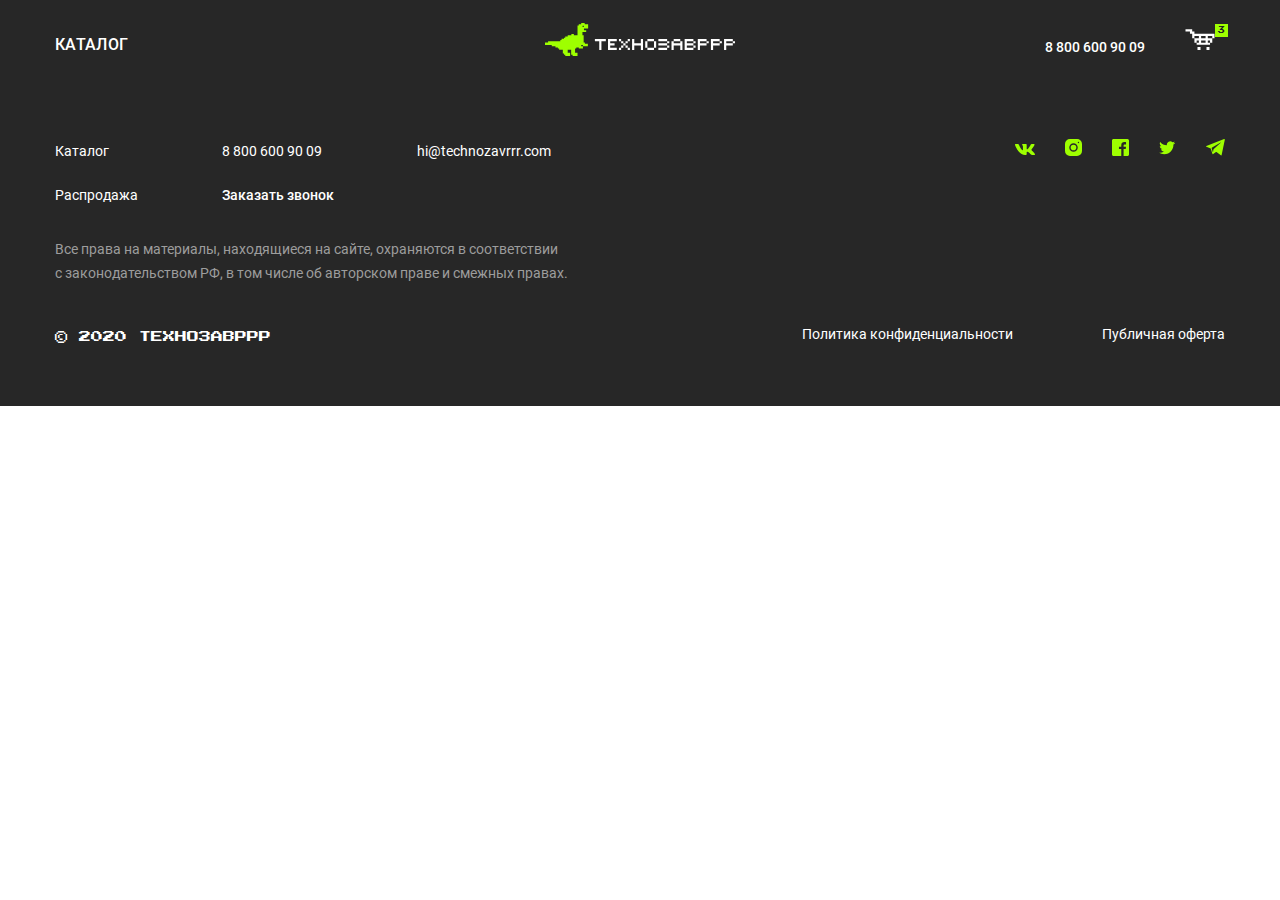
<file: cart-2.html>
<!DOCTYPE html>
<html lang="ru">
<head>
  <meta charset="UTF-8">
  <meta name="viewport" content="width=device-width">
  <meta http-equiv="X-UA-Compatible" content="ie=edge">
  <link href="css/style.min.css" rel="stylesheet">
  <title>Корзина</title>
</head>
<body>
  <div style="display: none">
    <svg xmlns="http://www.w3.org/2000/svg" xmlns:xlink="http://www.w3.org/1999/xlink"><symbol id="icon-arrow-left" viewBox="0 0 8 14"><path d="M6 12H4v-2h2v2zm-2-2H2V8h2v2zM2 8H0V6h2v2zm2-2H2V4h2v2zm2-2H4V2h2v2zm2-2H6V0h2v2zm0 12H6v-2h2v2z"></path></symbol><symbol id="icon-arrow-right" viewBox="0 0 8 14"><path d="M2 2h2v2H2V2zm2 2h2v2H4V4zm2 2h2v2H6V6zM4 8h2v2H4V8zm-2 2h2v2H2v-2zm-2 2h2v2H0v-2zM0 0h2v2H0V0z"></path></symbol><symbol id="icon-arrow" viewBox="0 0 10 6"><path d="M1 1l4 4 4-4" stroke="#000" stroke-linecap="round"></path></symbol><symbol id="icon-cart" viewBox="0 0 29 21"><path d="M12 18v3h3v-3h-3zm9 0v3h3v-3h-3zM8.923 4.712V2.48h-2.23V.25H0v2.23h4.462v2.232h2.23v4.461h2.231v-2.23h4.462v2.23H8.923v4.462h2.23v-2.231h2.232v2.23h-2.231v2.231h13.384v-2.23h-2.23v-2.231h2.23v2.23h2.231v-4.46h-4.461V6.941h4.461v2.231H29v-4.46H8.923zm11.154 8.923h-4.462v-2.231h4.462v2.23zm0-4.462h-4.462v-2.23h4.462v2.23z"></path></symbol><symbol id="icon-close" viewBox="0 0 18 18"><path d="M17 1L1 17m16 0L1 1" stroke="#9D9D9D" stroke-width=".8"></path></symbol><symbol id="icon-facebook" viewBox="0 0 17 17"><path d="M15.454 0H1.545C.692 0 0 .692 0 1.545v13.91C0 16.308.692 17 1.545 17h7.728v-6.954H6.955V7.727h2.318V6.482c0-2.356 1.148-3.391 3.107-3.391.938 0 1.434.07 1.669.101V5.41h-1.336c-.831 0-1.122.439-1.122 1.328v.99h2.437l-.33 2.319H11.59V17h3.864c.853 0 1.545-.692 1.545-1.546V1.545A1.544 1.544 0 0015.454 0z"></path></symbol><symbol id="icon-insta" viewBox="0 0 17 17"><path d="M4.957 0A4.964 4.964 0 000 4.96v7.083A4.964 4.964 0 004.96 17h7.083A4.964 4.964 0 0017 12.04V4.957A4.964 4.964 0 0012.04 0H4.957zm8.501 2.833a.709.709 0 110 1.418.709.709 0 010-1.418zM8.5 4.25a4.254 4.254 0 014.25 4.25 4.254 4.254 0 01-4.25 4.25A4.254 4.254 0 014.25 8.5 4.254 4.254 0 018.5 4.25zm0 1.417a2.833 2.833 0 100 5.666 2.833 2.833 0 000-5.666z"></path></symbol><symbol id="icon-minus" viewBox="0 0 9 3"><path d="M8.287 2.574H.7V.765h7.587v1.809z"></path></symbol><symbol id="icon-plus" viewBox="0 0 12 12"><path d="M6.524 11.086h-1.43v-4.51H.54V5.102h4.554V.57h1.43v4.532h4.554v1.474H6.524v4.51z"></path></symbol><symbol id="icon-search" viewBox="0 0 20 20"><path clip-rule="evenodd" d="M13.224 3.097A7.16 7.16 0 113.097 13.224 7.16 7.16 0 0113.224 3.097zm.728 10.813a8.16 8.16 0 10-.042.042l-.7.7 5.049 5.05a1.02 1.02 0 101.442-1.443l-5.049-5.05-.7.7z"></path></symbol><symbol id="icon-telegram" viewBox="0 0 19 17"><path d="M.393 7.855l4.324 1.614 1.674 5.383a.509.509 0 00.809.243l2.41-1.965a.72.72 0 01.877-.024l4.348 3.156a.51.51 0 00.798-.308L18.818.634a.51.51 0 00-.682-.58L.388 6.902a.51.51 0 00.005.954zm5.729.755l8.451-5.206c.152-.093.308.112.178.233l-6.975 6.484a1.446 1.446 0 00-.448.865l-.238 1.76c-.031.236-.362.26-.426.032L5.75 9.567a.851.851 0 01.372-.957z"></path></symbol><symbol id="icon-twitter" viewBox="0 0 18 15"><path d="M17.062 2.007a7.009 7.009 0 01-2.01.55A3.51 3.51 0 0016.59.62a6.989 6.989 0 01-2.222.85 3.5 3.5 0 00-5.965 3.194 9.94 9.94 0 01-7.215-3.659c-.3.519-.473 1.12-.473 1.76a3.5 3.5 0 001.557 2.914 3.492 3.492 0 01-1.586-.438v.045a3.502 3.502 0 002.808 3.432 3.526 3.526 0 01-1.58.06 3.502 3.502 0 003.27 2.43A7.025 7.025 0 010 12.659a9.9 9.9 0 005.365 1.574c6.44 0 9.96-5.334 9.96-9.96 0-.15-.004-.302-.01-.452a7.116 7.116 0 001.745-1.81l.002-.003z"></path></symbol><symbol id="icon-vk" viewBox="0 0 20 11"><path clip-rule="evenodd" d="M19.541.745c.14-.43 0-.745-.662-.745h-2.188c-.556 0-.812.273-.951.573 0 0-1.113 2.512-2.69 4.143-.51.473-.741.623-1.02.623-.138 0-.347-.15-.347-.58V.745c0-.515-.154-.745-.618-.745H7.627c-.348 0-.557.24-.557.466 0 .488.788.6.87 1.975v2.984c0 .654-.128.773-.406.773-.742 0-2.546-2.523-3.617-5.41C3.707.227 3.497 0 2.938 0H.75C.125 0 0 .273 0 .573c0 .537.742 3.199 3.454 6.72C5.262 9.696 7.809 11 10.127 11c1.391 0 1.563-.29 1.563-.788V8.395c0-.58.132-.695.572-.695.325 0 .881.15 2.18 1.31 1.483 1.374 1.727 1.99 2.562 1.99h2.188c.625 0 .938-.29.757-.86-.197-.57-.905-1.396-1.845-2.375-.51-.558-1.275-1.16-1.507-1.46-.324-.387-.232-.558 0-.902 0 0 2.666-3.477 2.944-4.658z"></path></symbol></svg>
  </div>
  
  <header class="header">
    <div class="header__wrapper container">
      <span class="header__info">Каталог</span>

      <a class="header__logo" href="#">
        <img src="img/svg/logo-tech.svg" alt="Логотип интернет магазина Технозавррр" width="190" height="33">
      </a>

      <a class="header__tel" href="tel:8 800 600 90 09">
        8 800 600 90 09
      </a>

      <a class="header__cart" href="#" aria-label="Корзина с товарами">
        <svg width="30" height="21" fill="currentColor">
          <use xlink:href="#icon-cart"></use>
        </svg>
        <span class="header__count" aria-label="Количество товаров">3</span>
      </a>  
    </div>
  </header>



  <footer class="footer">
    <div class="footer__wrapper container">
      <ul class="footer__links">
        <li>
          <a class="footer__link" href="#">
            Каталог
          </a>
        </li>
        <li>
          <a class="footer__link" href="tel:88006009009">
            8 800 600 90 09
          </a>
        </li>
        <li>
          <a class="footer__link" href="mailto:hi@technozavrrr.com">
            hi@technozavrrr.com
          </a>
        </li>
        <li>
          <a class="footer__link" href="#">
            Распродажа
          </a>
        </li>
        <li>
          <a class="footer__link footer__link--medium" href="#">
            Заказать звонок
          </a>
        </li>
      </ul>

      <ul class="footer__social social">
        <li class="social__item">
          <a class="social__link" href="#" aria-label="Вконтакте">
            <svg width="20" height="11" fill="currentColor">
              <use xlink:href="#icon-vk"></use>
            </svg>
          </a>
        </li>
        <li class="social__item">
          <a class="social__link" href="#" aria-label="Инстаграм">
            <svg width="17" height="17" fill="currentColor">
              <use xlink:href="#icon-insta"></use>
            </svg>
          </a>
        </li>
        <li class="social__item">
          <a class="social__link" href="#" aria-label="Facebook">
            <svg width="17" height="17" fill="currentColor">
              <use xlink:href="#icon-facebook"></use>
            </svg>
          </a>
        </li>
        <li class="social__item">
          <a class="social__link" href="#" aria-label="Twitter">
            <svg width="17" height="14" fill="currentColor">
              <use xlink:href="#icon-twitter"></use>
            </svg>
          </a>
        </li>
        <li class="social__item">
          <a class="social__link" href="#" aria-label="Telegram">
            <svg width="19" height="17" fill="currentColor">
              <use xlink:href="#icon-telegram"></use>
            </svg>
          </a>
        </li>
      </ul>

      <p class="footer__desc">
        Все права на&nbsp;материалы, находящиеся на&nbsp;сайте, охраняются в&nbsp;соответствии с&nbsp;законодательством&nbsp;РФ, 
        в&nbsp;том числе об&nbsp;авторском праве и&nbsp;смежных правах.
      </p>
      
      <ul class="footer__data">
        <li>
          <a class="footer__link" href="#" target="_blank" rel="noopener" type="application/pdf">
            Политика конфиденциальности
          </a>
        </li>
        <li>
          <a class="footer__link" href="#" target="_blank" rel="noopener" type="application/pdf">
            Публичная оферта
          </a>
        </li>
      </ul>

      <span class="footer__copyright">
        © 2020 Технозавррр
      </span>
    </div>
  </footer>
</body>
</html>
</file>
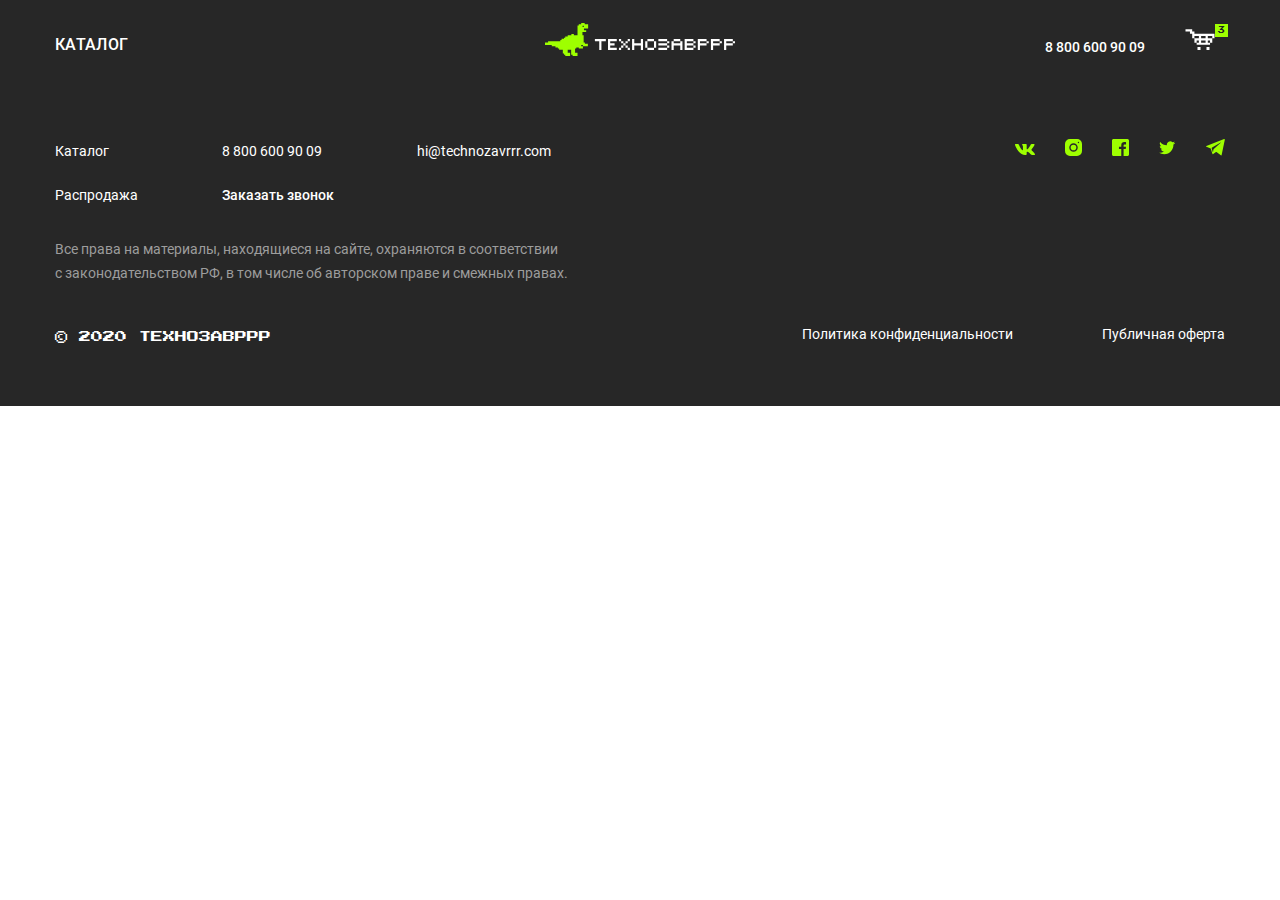
<file: cart.html>
<!DOCTYPE html>
<html lang="ru">
<head>
  <meta charset="UTF-8">
  <meta name="viewport" content="width=device-width">
  <meta http-equiv="X-UA-Compatible" content="ie=edge">
  <link href="css/style.min.css" rel="stylesheet">
  <title>Корзина</title>
</head>
<body>
  <div style="display: none">
    <svg xmlns="http://www.w3.org/2000/svg" xmlns:xlink="http://www.w3.org/1999/xlink"><symbol id="icon-arrow-left" viewBox="0 0 8 14"><path d="M6 12H4v-2h2v2zm-2-2H2V8h2v2zM2 8H0V6h2v2zm2-2H2V4h2v2zm2-2H4V2h2v2zm2-2H6V0h2v2zm0 12H6v-2h2v2z"></path></symbol><symbol id="icon-arrow-right" viewBox="0 0 8 14"><path d="M2 2h2v2H2V2zm2 2h2v2H4V4zm2 2h2v2H6V6zM4 8h2v2H4V8zm-2 2h2v2H2v-2zm-2 2h2v2H0v-2zM0 0h2v2H0V0z"></path></symbol><symbol id="icon-arrow" viewBox="0 0 10 6"><path d="M1 1l4 4 4-4" stroke="#000" stroke-linecap="round"></path></symbol><symbol id="icon-cart" viewBox="0 0 29 21"><path d="M12 18v3h3v-3h-3zm9 0v3h3v-3h-3zM8.923 4.712V2.48h-2.23V.25H0v2.23h4.462v2.232h2.23v4.461h2.231v-2.23h4.462v2.23H8.923v4.462h2.23v-2.231h2.232v2.23h-2.231v2.231h13.384v-2.23h-2.23v-2.231h2.23v2.23h2.231v-4.46h-4.461V6.941h4.461v2.231H29v-4.46H8.923zm11.154 8.923h-4.462v-2.231h4.462v2.23zm0-4.462h-4.462v-2.23h4.462v2.23z"></path></symbol><symbol id="icon-close" viewBox="0 0 18 18"><path d="M17 1L1 17m16 0L1 1" stroke="#9D9D9D" stroke-width=".8"></path></symbol><symbol id="icon-facebook" viewBox="0 0 17 17"><path d="M15.454 0H1.545C.692 0 0 .692 0 1.545v13.91C0 16.308.692 17 1.545 17h7.728v-6.954H6.955V7.727h2.318V6.482c0-2.356 1.148-3.391 3.107-3.391.938 0 1.434.07 1.669.101V5.41h-1.336c-.831 0-1.122.439-1.122 1.328v.99h2.437l-.33 2.319H11.59V17h3.864c.853 0 1.545-.692 1.545-1.546V1.545A1.544 1.544 0 0015.454 0z"></path></symbol><symbol id="icon-insta" viewBox="0 0 17 17"><path d="M4.957 0A4.964 4.964 0 000 4.96v7.083A4.964 4.964 0 004.96 17h7.083A4.964 4.964 0 0017 12.04V4.957A4.964 4.964 0 0012.04 0H4.957zm8.501 2.833a.709.709 0 110 1.418.709.709 0 010-1.418zM8.5 4.25a4.254 4.254 0 014.25 4.25 4.254 4.254 0 01-4.25 4.25A4.254 4.254 0 014.25 8.5 4.254 4.254 0 018.5 4.25zm0 1.417a2.833 2.833 0 100 5.666 2.833 2.833 0 000-5.666z"></path></symbol><symbol id="icon-minus" viewBox="0 0 9 3"><path d="M8.287 2.574H.7V.765h7.587v1.809z"></path></symbol><symbol id="icon-plus" viewBox="0 0 12 12"><path d="M6.524 11.086h-1.43v-4.51H.54V5.102h4.554V.57h1.43v4.532h4.554v1.474H6.524v4.51z"></path></symbol><symbol id="icon-search" viewBox="0 0 20 20"><path clip-rule="evenodd" d="M13.224 3.097A7.16 7.16 0 113.097 13.224 7.16 7.16 0 0113.224 3.097zm.728 10.813a8.16 8.16 0 10-.042.042l-.7.7 5.049 5.05a1.02 1.02 0 101.442-1.443l-5.049-5.05-.7.7z"></path></symbol><symbol id="icon-telegram" viewBox="0 0 19 17"><path d="M.393 7.855l4.324 1.614 1.674 5.383a.509.509 0 00.809.243l2.41-1.965a.72.72 0 01.877-.024l4.348 3.156a.51.51 0 00.798-.308L18.818.634a.51.51 0 00-.682-.58L.388 6.902a.51.51 0 00.005.954zm5.729.755l8.451-5.206c.152-.093.308.112.178.233l-6.975 6.484a1.446 1.446 0 00-.448.865l-.238 1.76c-.031.236-.362.26-.426.032L5.75 9.567a.851.851 0 01.372-.957z"></path></symbol><symbol id="icon-twitter" viewBox="0 0 18 15"><path d="M17.062 2.007a7.009 7.009 0 01-2.01.55A3.51 3.51 0 0016.59.62a6.989 6.989 0 01-2.222.85 3.5 3.5 0 00-5.965 3.194 9.94 9.94 0 01-7.215-3.659c-.3.519-.473 1.12-.473 1.76a3.5 3.5 0 001.557 2.914 3.492 3.492 0 01-1.586-.438v.045a3.502 3.502 0 002.808 3.432 3.526 3.526 0 01-1.58.06 3.502 3.502 0 003.27 2.43A7.025 7.025 0 010 12.659a9.9 9.9 0 005.365 1.574c6.44 0 9.96-5.334 9.96-9.96 0-.15-.004-.302-.01-.452a7.116 7.116 0 001.745-1.81l.002-.003z"></path></symbol><symbol id="icon-vk" viewBox="0 0 20 11"><path clip-rule="evenodd" d="M19.541.745c.14-.43 0-.745-.662-.745h-2.188c-.556 0-.812.273-.951.573 0 0-1.113 2.512-2.69 4.143-.51.473-.741.623-1.02.623-.138 0-.347-.15-.347-.58V.745c0-.515-.154-.745-.618-.745H7.627c-.348 0-.557.24-.557.466 0 .488.788.6.87 1.975v2.984c0 .654-.128.773-.406.773-.742 0-2.546-2.523-3.617-5.41C3.707.227 3.497 0 2.938 0H.75C.125 0 0 .273 0 .573c0 .537.742 3.199 3.454 6.72C5.262 9.696 7.809 11 10.127 11c1.391 0 1.563-.29 1.563-.788V8.395c0-.58.132-.695.572-.695.325 0 .881.15 2.18 1.31 1.483 1.374 1.727 1.99 2.562 1.99h2.188c.625 0 .938-.29.757-.86-.197-.57-.905-1.396-1.845-2.375-.51-.558-1.275-1.16-1.507-1.46-.324-.387-.232-.558 0-.902 0 0 2.666-3.477 2.944-4.658z"></path></symbol></svg>
  </div>
  
  <header class="header">
    <div class="header__wrapper container">
      <span class="header__info">Каталог</span>

      <a class="header__logo" href="#">
        <img src="img/svg/logo-tech.svg" alt="Логотип интернет магазина Технозавррр" width="190" height="33">
      </a>

      <a class="header__tel" href="tel:8 800 600 90 09">
        8 800 600 90 09
      </a>

      <a class="header__cart" href="#" aria-label="Корзина с товарами">
        <svg width="30" height="21" fill="currentColor">
          <use xlink:href="#icon-cart"></use>
        </svg>
        <span class="header__count" aria-label="Количество товаров">3</span>
      </a>  
    </div>
  </header>

  <footer class="footer">
    <div class="footer__wrapper container">
      <ul class="footer__links">
        <li>
          <a class="footer__link" href="#">
            Каталог
          </a>
        </li>
        <li>
          <a class="footer__link" href="tel:88006009009">
            8 800 600 90 09
          </a>
        </li>
        <li>
          <a class="footer__link" href="mailto:hi@technozavrrr.com">
            hi@technozavrrr.com
          </a>
        </li>
        <li>
          <a class="footer__link" href="#">
            Распродажа
          </a>
        </li>
        <li>
          <a class="footer__link footer__link--medium" href="#">
            Заказать звонок
          </a>
        </li>
      </ul>

      <ul class="footer__social social">
        <li class="social__item">
          <a class="social__link" href="#" aria-label="Вконтакте">
            <svg width="20" height="11" fill="currentColor">
              <use xlink:href="#icon-vk"></use>
            </svg>
          </a>
        </li>
        <li class="social__item">
          <a class="social__link" href="#" aria-label="Инстаграм">
            <svg width="17" height="17" fill="currentColor">
              <use xlink:href="#icon-insta"></use>
            </svg>
          </a>
        </li>
        <li class="social__item">
          <a class="social__link" href="#" aria-label="Facebook">
            <svg width="17" height="17" fill="currentColor">
              <use xlink:href="#icon-facebook"></use>
            </svg>
          </a>
        </li>
        <li class="social__item">
          <a class="social__link" href="#" aria-label="Twitter">
            <svg width="17" height="14" fill="currentColor">
              <use xlink:href="#icon-twitter"></use>
            </svg>
          </a>
        </li>
        <li class="social__item">
          <a class="social__link" href="#" aria-label="Telegram">
            <svg width="19" height="17" fill="currentColor">
              <use xlink:href="#icon-telegram"></use>
            </svg>
          </a>
        </li>
      </ul>

      <p class="footer__desc">
        Все права на&nbsp;материалы, находящиеся на&nbsp;сайте, охраняются в&nbsp;соответствии  с&nbsp;законодательством&nbsp;РФ, 
        в&nbsp;том числе об&nbsp;авторском праве и&nbsp;смежных правах.
      </p>
      
      <ul class="footer__data">
        <li>
          <a class="footer__link" href="#" target="_blank" rel="noopener" type="application/pdf">
            Политика конфиденциальности
          </a>
        </li>
        <li>
          <a class="footer__link" href="#" target="_blank" rel="noopener" type="application/pdf">
            Публичная оферта
          </a>
        </li>
      </ul>

      <span class="footer__copyright">
        © 2020 Технозавррр
      </span>
    </div>
  </footer>
</body>
</html>
</file>
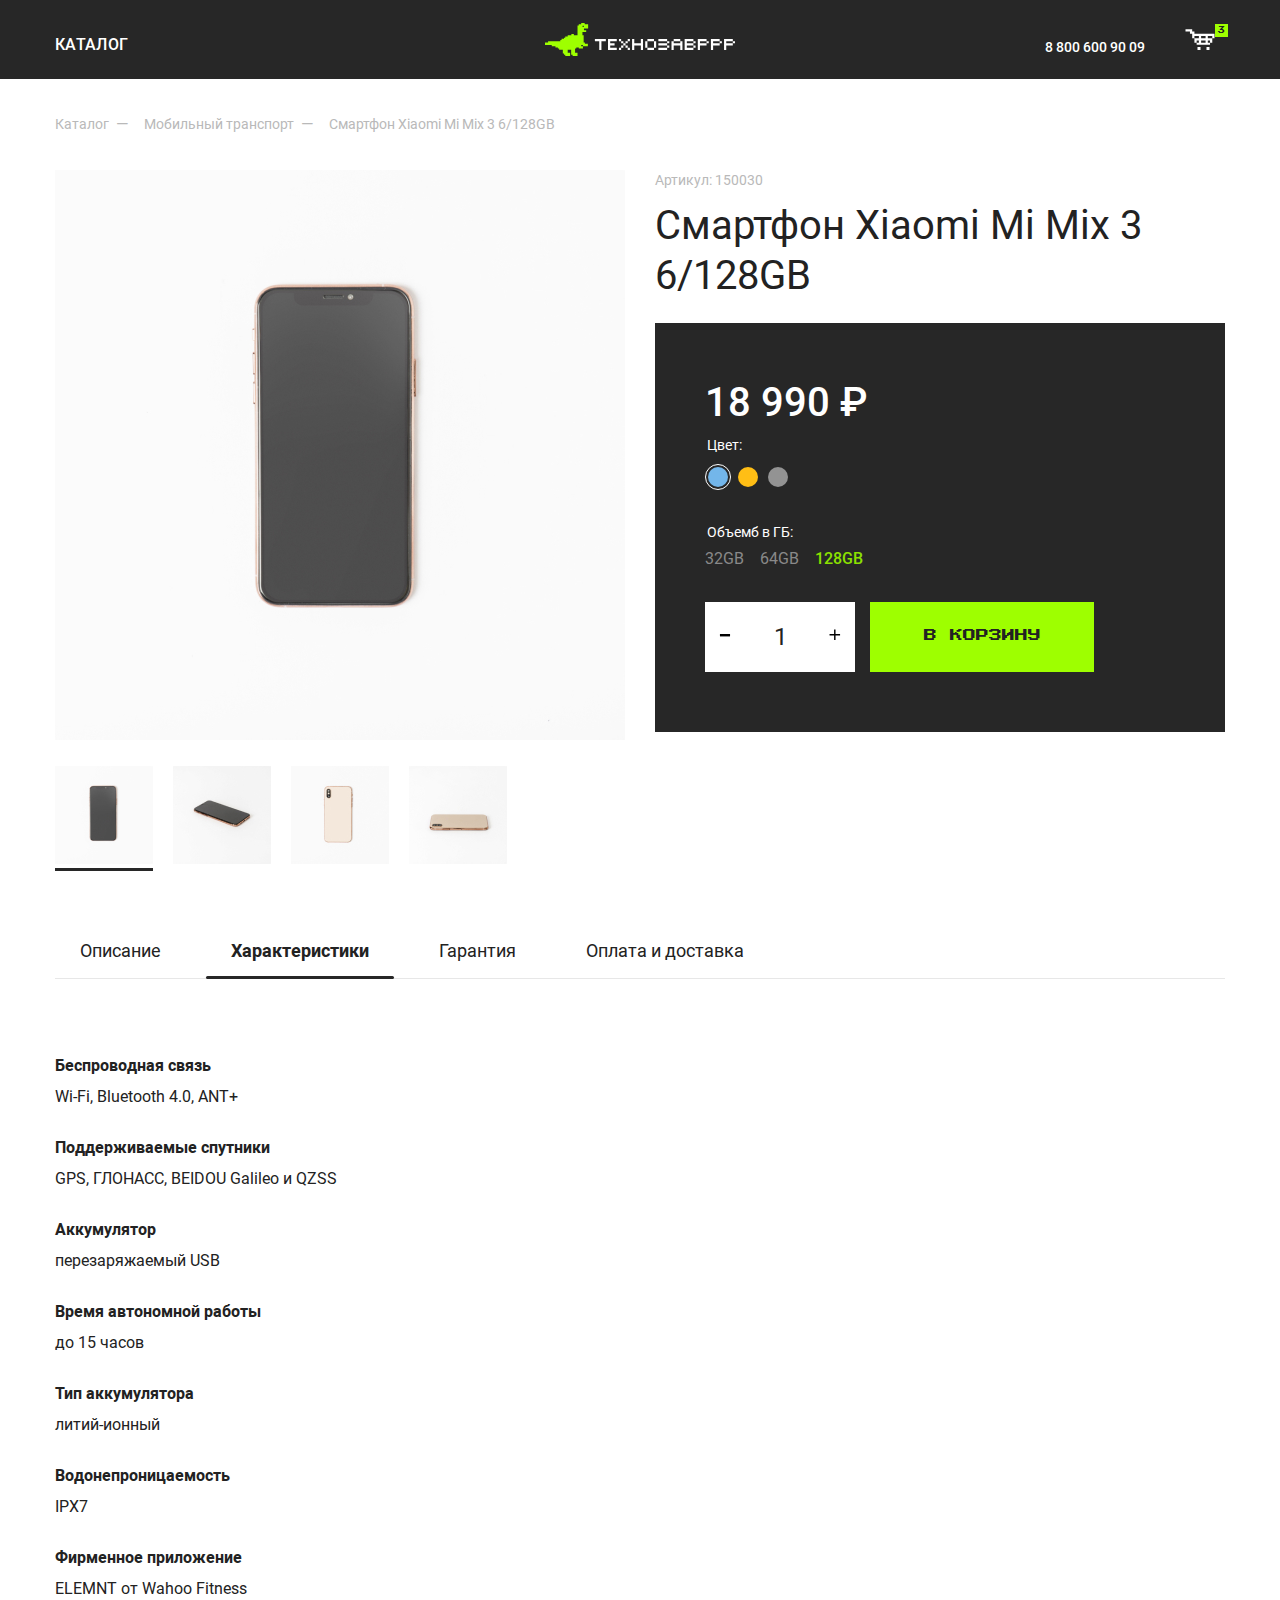
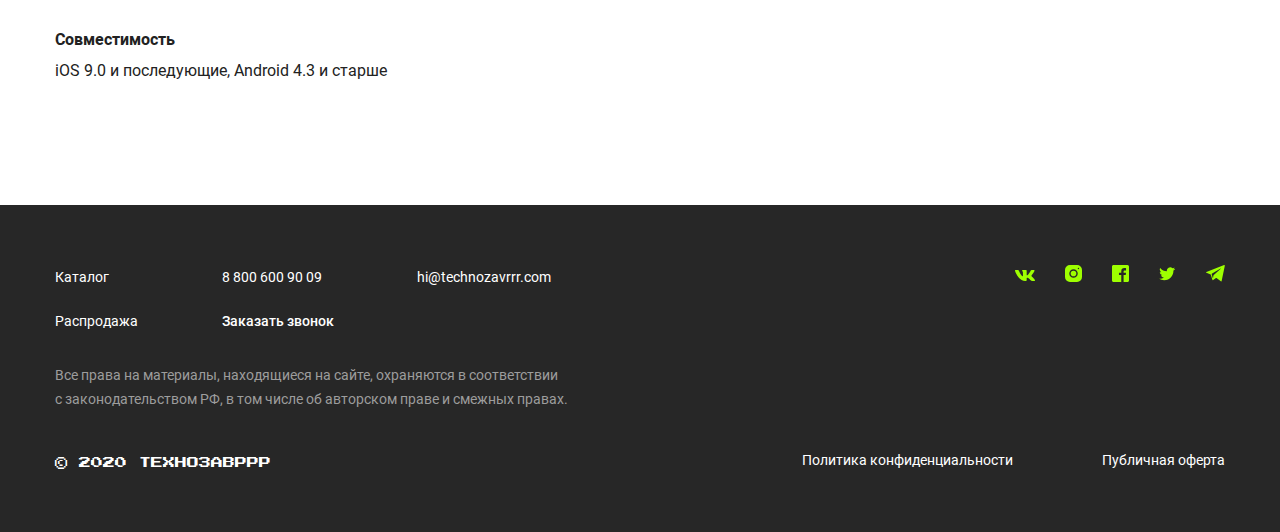
<file: item-property.html>
<!DOCTYPE html>
<html lang="ru">
<head>
  <meta charset="UTF-8">
  <meta name="viewport" content="width=device-width">
  <meta http-equiv="X-UA-Compatible" content="ie=edge">
  <link href="css/style.min.css" rel="stylesheet">
  <title>Каталог</title>
</head>
<body>
  <div style="display: none">
    <svg xmlns="http://www.w3.org/2000/svg" xmlns:xlink="http://www.w3.org/1999/xlink"><symbol id="icon-arrow-left" viewBox="0 0 8 14"><path d="M6 12H4v-2h2v2zm-2-2H2V8h2v2zM2 8H0V6h2v2zm2-2H2V4h2v2zm2-2H4V2h2v2zm2-2H6V0h2v2zm0 12H6v-2h2v2z"></path></symbol><symbol id="icon-arrow-right" viewBox="0 0 8 14"><path d="M2 2h2v2H2V2zm2 2h2v2H4V4zm2 2h2v2H6V6zM4 8h2v2H4V8zm-2 2h2v2H2v-2zm-2 2h2v2H0v-2zM0 0h2v2H0V0z"></path></symbol><symbol id="icon-arrow" viewBox="0 0 10 6"><path d="M1 1l4 4 4-4" stroke="#000" stroke-linecap="round"></path></symbol><symbol id="icon-cart" viewBox="0 0 29 21"><path d="M12 18v3h3v-3h-3zm9 0v3h3v-3h-3zM8.923 4.712V2.48h-2.23V.25H0v2.23h4.462v2.232h2.23v4.461h2.231v-2.23h4.462v2.23H8.923v4.462h2.23v-2.231h2.232v2.23h-2.231v2.231h13.384v-2.23h-2.23v-2.231h2.23v2.23h2.231v-4.46h-4.461V6.941h4.461v2.231H29v-4.46H8.923zm11.154 8.923h-4.462v-2.231h4.462v2.23zm0-4.462h-4.462v-2.23h4.462v2.23z"></path></symbol><symbol id="icon-close" viewBox="0 0 18 18"><path d="M17 1L1 17m16 0L1 1" stroke="#9D9D9D" stroke-width=".8"></path></symbol><symbol id="icon-facebook" viewBox="0 0 17 17"><path d="M15.454 0H1.545C.692 0 0 .692 0 1.545v13.91C0 16.308.692 17 1.545 17h7.728v-6.954H6.955V7.727h2.318V6.482c0-2.356 1.148-3.391 3.107-3.391.938 0 1.434.07 1.669.101V5.41h-1.336c-.831 0-1.122.439-1.122 1.328v.99h2.437l-.33 2.319H11.59V17h3.864c.853 0 1.545-.692 1.545-1.546V1.545A1.544 1.544 0 0015.454 0z"></path></symbol><symbol id="icon-insta" viewBox="0 0 17 17"><path d="M4.957 0A4.964 4.964 0 000 4.96v7.083A4.964 4.964 0 004.96 17h7.083A4.964 4.964 0 0017 12.04V4.957A4.964 4.964 0 0012.04 0H4.957zm8.501 2.833a.709.709 0 110 1.418.709.709 0 010-1.418zM8.5 4.25a4.254 4.254 0 014.25 4.25 4.254 4.254 0 01-4.25 4.25A4.254 4.254 0 014.25 8.5 4.254 4.254 0 018.5 4.25zm0 1.417a2.833 2.833 0 100 5.666 2.833 2.833 0 000-5.666z"></path></symbol><symbol id="icon-minus" viewBox="0 0 9 3"><path d="M8.287 2.574H.7V.765h7.587v1.809z"></path></symbol><symbol id="icon-plus" viewBox="0 0 12 12"><path d="M6.524 11.086h-1.43v-4.51H.54V5.102h4.554V.57h1.43v4.532h4.554v1.474H6.524v4.51z"></path></symbol><symbol id="icon-search" viewBox="0 0 20 20"><path clip-rule="evenodd" d="M13.224 3.097A7.16 7.16 0 113.097 13.224 7.16 7.16 0 0113.224 3.097zm.728 10.813a8.16 8.16 0 10-.042.042l-.7.7 5.049 5.05a1.02 1.02 0 101.442-1.443l-5.049-5.05-.7.7z"></path></symbol><symbol id="icon-telegram" viewBox="0 0 19 17"><path d="M.393 7.855l4.324 1.614 1.674 5.383a.509.509 0 00.809.243l2.41-1.965a.72.72 0 01.877-.024l4.348 3.156a.51.51 0 00.798-.308L18.818.634a.51.51 0 00-.682-.58L.388 6.902a.51.51 0 00.005.954zm5.729.755l8.451-5.206c.152-.093.308.112.178.233l-6.975 6.484a1.446 1.446 0 00-.448.865l-.238 1.76c-.031.236-.362.26-.426.032L5.75 9.567a.851.851 0 01.372-.957z"></path></symbol><symbol id="icon-twitter" viewBox="0 0 18 15"><path d="M17.062 2.007a7.009 7.009 0 01-2.01.55A3.51 3.51 0 0016.59.62a6.989 6.989 0 01-2.222.85 3.5 3.5 0 00-5.965 3.194 9.94 9.94 0 01-7.215-3.659c-.3.519-.473 1.12-.473 1.76a3.5 3.5 0 001.557 2.914 3.492 3.492 0 01-1.586-.438v.045a3.502 3.502 0 002.808 3.432 3.526 3.526 0 01-1.58.06 3.502 3.502 0 003.27 2.43A7.025 7.025 0 010 12.659a9.9 9.9 0 005.365 1.574c6.44 0 9.96-5.334 9.96-9.96 0-.15-.004-.302-.01-.452a7.116 7.116 0 001.745-1.81l.002-.003z"></path></symbol><symbol id="icon-vk" viewBox="0 0 20 11"><path clip-rule="evenodd" d="M19.541.745c.14-.43 0-.745-.662-.745h-2.188c-.556 0-.812.273-.951.573 0 0-1.113 2.512-2.69 4.143-.51.473-.741.623-1.02.623-.138 0-.347-.15-.347-.58V.745c0-.515-.154-.745-.618-.745H7.627c-.348 0-.557.24-.557.466 0 .488.788.6.87 1.975v2.984c0 .654-.128.773-.406.773-.742 0-2.546-2.523-3.617-5.41C3.707.227 3.497 0 2.938 0H.75C.125 0 0 .273 0 .573c0 .537.742 3.199 3.454 6.72C5.262 9.696 7.809 11 10.127 11c1.391 0 1.563-.29 1.563-.788V8.395c0-.58.132-.695.572-.695.325 0 .881.15 2.18 1.31 1.483 1.374 1.727 1.99 2.562 1.99h2.188c.625 0 .938-.29.757-.86-.197-.57-.905-1.396-1.845-2.375-.51-.558-1.275-1.16-1.507-1.46-.324-.387-.232-.558 0-.902 0 0 2.666-3.477 2.944-4.658z"></path></symbol></svg>
  </div>
  
  <header class="header">
    <div class="header__wrapper container">
      <span class="header__info">Каталог</span>

      <a class="header__logo" href="#">
        <img src="img/svg/logo-tech.svg" alt="Логотип интернет магазина Технозавррр" width="190" height="33">
      </a>

      <a class="header__tel" href="tel:8 800 600 90 09">
        8 800 600 90 09
      </a>

      <a class="header__cart" href="cart.html" aria-label="Корзина с товарами">
        <svg width="30" height="21" fill="currentColor">
          <use xlink:href="#icon-cart"></use>
        </svg>
        <span class="header__count" aria-label="Количество товаров">3</span>
      </a>  
    </div>
  </header>

  <main class="content container">
    <div class="content__top">
      <ul class="breadcrumbs">
        <li class="breadcrumbs__item">
          <a class="breadcrumbs__link" href="index.html">
            Каталог
          </a>
        </li>
        <li class="breadcrumbs__item">
          <a class="breadcrumbs__link" href="#">
            Мобильный транспорт
          </a>
        </li>
        <li class="breadcrumbs__item">
          <a class="breadcrumbs__link">
            Смартфон Xiaomi Mi Mix 3 6/128GB
          </a>
        </li>
      </ul>
    </div>

    <section class="item">
      <div class="item__pics pics">
        <div class="pics__wrapper">
          <img width="570" height="570" src="img/phone-square.jpg" srcset="img/phone-square@2x.jpg 2x" alt="Название товара">
        </div>
        <ul class="pics__list">
          <li class="pics__item">
            <a href="" class="pics__link pics__link--current">
              <img width="98" height="98" src="img/phone-square-1.jpg" srcset="img/phone-square-1@2x.jpg 2x" alt="Название товара">
            </a>
          </li>
          <li class="pics__item">
            <a href="" class="pics__link">
              <img width="98" height="98" src="img/phone-square-2.jpg" srcset="img/phone-square-2@2x.jpg 2x" alt="Название товара">
            </a>
          </li>
          <li class="pics__item">
            <a href="" class="pics__link">
              <img width="98" height="98" src="img/phone-square-3.jpg" srcset="img/phone-square-3@2x.jpg 2x" alt="Название товара">
            </a>
          </li>
          <li class="pics__item">
            <a class="pics__link" href="#">
              <img width="98" height="98" src="img/phone-square-4.jpg" srcset="img/phone-square-4@2x.jpg 2x" alt="Название товара">
            </a>
          </li>
        </ul>
      </div>

      <div class="item__info">
        <span class="item__code">Артикул: 150030</span>
        <h2 class="item__title">
          Смартфон Xiaomi Mi Mix 3 6/128GB
        </h2>
        <div class="item__form">
          <form class="form" action="#" method="POST">
            <b class="item__price">
              18 990 ₽
            </b>

            <fieldset class="form__block">
              <legend class="form__legend">Цвет:</legend>
              <ul class="colors">
                <li class="colors__item">
                  <label class="colors__label">
                    <input class="colors__radio sr-only" type="radio" name="color-item" value="blue" checked="">
                    <span class="colors__value" style="background-color: #73B6EA;">
                    </span>
                  </label>
                </li>
                <li class="colors__item">
                  <label class="colors__label">
                    <input class="colors__radio sr-only" type="radio" name="color-item" value="yellow">
                    <span class="colors__value" style="background-color: #FFBE15;">
                    </span>
                  </label>
                </li>
                <li class="colors__item">
                  <label class="colors__label">
                    <input class="colors__radio sr-only" type="radio" name="color-item" value="gray">
                    <span class="colors__value" style="background-color: #939393;">
                  </span></label>
                </li>
              </ul>
            </fieldset>

            <fieldset class="form__block">
              <legend class="form__legend">Объемб в ГБ:</legend>

              <ul class="sizes sizes--primery">
                <li class="sizes__item">
                  <label class="sizes__label">
                    <input class="sizes__radio sr-only" type="radio" name="sizes-item" value="32">
                    <span class="sizes__value">
                      32gb
                    </span>
                  </label>
                </li>
                <li class="sizes__item">
                  <label class="sizes__label">
                    <input class="sizes__radio sr-only" type="radio" name="sizes-item" value="64">
                    <span class="sizes__value">
                      64gb
                    </span>
                  </label>
                </li>
                <li class="sizes__item">
                  <label class="sizes__label">
                    <input class="sizes__radio sr-only" type="radio" name="sizes-item" value="128" checked="">
                    <span class="sizes__value">
                      128gb
                    </span>
                  </label>
                </li>
              </ul>
            </fieldset>

            <div class="item__row">
              <div class="form__counter">
                <button type="button" aria-label="Убрать один товар">
                  <svg width="12" height="12" fill="currentColor">
                    <use xlink:href="#icon-minus"></use>
                  </svg>
                </button>

                <input type="text" value="1" name="count">

                <button type="button" aria-label="Добавить один товар">
                  <svg width="12" height="12" fill="currentColor">
                    <use xlink:href="#icon-plus"></use>
                  </svg>
                </button>
              </div>

              <button class="button button--primery" type="submit">
                В корзину
              </button>
            </div>
          </form>
        </div>
      </div>

      <div class="item__desc">
        <ul class="tabs">
          <li class="tabs__item">
            <a class="tabs__link">
              Описание
            </a>
          </li>
          <li class="tabs__item">
            <a class="tabs__link tabs__link--current" href="#">
              Характеристики
            </a>
          </li>
          <li class="tabs__item">
            <a class="tabs__link" href="#">
              Гарантия
            </a>
          </li>
          <li class="tabs__item">
            <a class="tabs__link" href="#">
              Оплата и доставка
            </a>
          </li>
        </ul>

        <div class="item__content">
            <h3>Беспроводная связь</h3>
            <p>Wi-Fi, Bluetooth 4.0, ANT+</p> 

            <h3>Поддерживаемые спутники</h3>
            <p>GPS, ГЛОНАСС, BEIDOU Galileo и QZSS</p>

            <h3>Аккумулятор</h3>
            <p>перезаряжаемый USB</p>

            <h3>Время автономной работы</h3>
            <p>до 15 часов</p>

            <h3>Тип аккумулятора</h3>
            <p>литий-ионный</p>

            <h3>Водонепроницаемость</h3>
            <p>IPX7</p>

            <h3>Фирменное приложение</h3>
            <p>ELEMNT от Wahoo Fitness</p> 

            <h3>Совместимость</h3>
            <p>iOS 9.0 и последующие, Android 4.3 и старше</p>
        </div>
      </div>
    </section>
  </main>

  <footer class="footer">
    <div class="footer__wrapper container">
      <ul class="footer__links">
        <li>
          <a class="footer__link" href="#">
            Каталог
          </a>
        </li>
        <li>
          <a class="footer__link" href="tel:88006009009">
            8 800 600 90 09
          </a>
        </li>
        <li>
          <a class="footer__link" href="mailto:hi@technozavrrr.com">
            hi@technozavrrr.com
          </a>
        </li>
        <li>
          <a class="footer__link" href="#">
            Распродажа
          </a>
        </li>
        <li>
          <a class="footer__link footer__link--medium" href="#">
            Заказать звонок
          </a>
        </li>
      </ul>

      <ul class="footer__social social">
        <li class="social__item">
          <a class="social__link" href="#" aria-label="Вконтакте">
            <svg width="20" height="11" fill="currentColor">
              <use xlink:href="#icon-vk"></use>
            </svg>
          </a>
        </li>
        <li class="social__item">
          <a class="social__link" href="#" aria-label="Инстаграм">
            <svg width="17" height="17" fill="currentColor">
              <use xlink:href="#icon-insta"></use>
            </svg>
          </a>
        </li>
        <li class="social__item">
          <a class="social__link" href="#" aria-label="Facebook">
            <svg width="17" height="17" fill="currentColor">
              <use xlink:href="#icon-facebook"></use>
            </svg>
          </a>
        </li>
        <li class="social__item">
          <a class="social__link" href="#" aria-label="Twitter">
            <svg width="17" height="14" fill="currentColor">
              <use xlink:href="#icon-twitter"></use>
            </svg>
          </a>
        </li>
        <li class="social__item">
          <a class="social__link" href="#" aria-label="Telegram">
            <svg width="19" height="17" fill="currentColor">
              <use xlink:href="#icon-telegram"></use>
            </svg>
          </a>
        </li>
      </ul>

      <p class="footer__desc">
        Все права на&nbsp;материалы, находящиеся на&nbsp;сайте, охраняются в&nbsp;соответствии  с&nbsp;законодательством&nbsp;РФ, 
        в&nbsp;том числе об&nbsp;авторском праве и&nbsp;смежных правах.
      </p>
      
      <ul class="footer__data">
        <li>
          <a class="footer__link" href="#" target="_blank" rel="noopener" type="application/pdf">
            Политика конфиденциальности
          </a>
        </li>
        <li>
          <a class="footer__link" href="#" target="_blank" rel="noopener" type="application/pdf">
            Публичная оферта
          </a>
        </li>
      </ul>

      <span class="footer__copyright">
        © 2020 Технозавррр
      </span>
    </div>
  </footer>
</body>
</html>
</file>
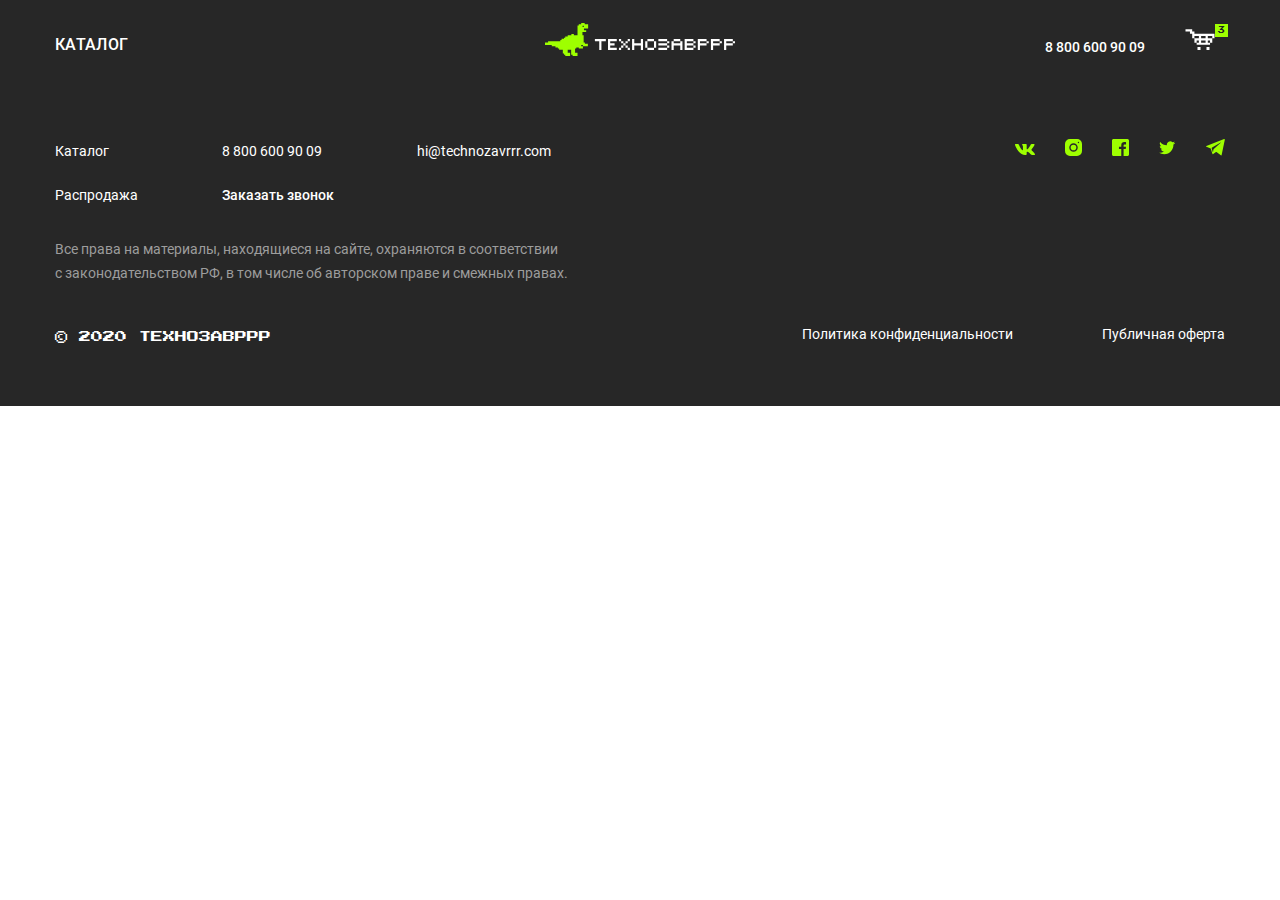
<file: item.html>
<!DOCTYPE html>
<html lang="ru">
<head>
  <meta charset="UTF-8">
  <meta name="viewport" content="width=device-width">
  <meta http-equiv="X-UA-Compatible" content="ie=edge">
  <link href="css/style.min.css" rel="stylesheet">
  <title>Каталог</title>
</head>
<body>
  <div style="display: none">
    <svg xmlns="http://www.w3.org/2000/svg" xmlns:xlink="http://www.w3.org/1999/xlink"><symbol id="icon-arrow-left" viewBox="0 0 8 14"><path d="M6 12H4v-2h2v2zm-2-2H2V8h2v2zM2 8H0V6h2v2zm2-2H2V4h2v2zm2-2H4V2h2v2zm2-2H6V0h2v2zm0 12H6v-2h2v2z"></path></symbol><symbol id="icon-arrow-right" viewBox="0 0 8 14"><path d="M2 2h2v2H2V2zm2 2h2v2H4V4zm2 2h2v2H6V6zM4 8h2v2H4V8zm-2 2h2v2H2v-2zm-2 2h2v2H0v-2zM0 0h2v2H0V0z"></path></symbol><symbol id="icon-arrow" viewBox="0 0 10 6"><path d="M1 1l4 4 4-4" stroke="#000" stroke-linecap="round"></path></symbol><symbol id="icon-cart" viewBox="0 0 29 21"><path d="M12 18v3h3v-3h-3zm9 0v3h3v-3h-3zM8.923 4.712V2.48h-2.23V.25H0v2.23h4.462v2.232h2.23v4.461h2.231v-2.23h4.462v2.23H8.923v4.462h2.23v-2.231h2.232v2.23h-2.231v2.231h13.384v-2.23h-2.23v-2.231h2.23v2.23h2.231v-4.46h-4.461V6.941h4.461v2.231H29v-4.46H8.923zm11.154 8.923h-4.462v-2.231h4.462v2.23zm0-4.462h-4.462v-2.23h4.462v2.23z"></path></symbol><symbol id="icon-close" viewBox="0 0 18 18"><path d="M17 1L1 17m16 0L1 1" stroke="#9D9D9D" stroke-width=".8"></path></symbol><symbol id="icon-facebook" viewBox="0 0 17 17"><path d="M15.454 0H1.545C.692 0 0 .692 0 1.545v13.91C0 16.308.692 17 1.545 17h7.728v-6.954H6.955V7.727h2.318V6.482c0-2.356 1.148-3.391 3.107-3.391.938 0 1.434.07 1.669.101V5.41h-1.336c-.831 0-1.122.439-1.122 1.328v.99h2.437l-.33 2.319H11.59V17h3.864c.853 0 1.545-.692 1.545-1.546V1.545A1.544 1.544 0 0015.454 0z"></path></symbol><symbol id="icon-insta" viewBox="0 0 17 17"><path d="M4.957 0A4.964 4.964 0 000 4.96v7.083A4.964 4.964 0 004.96 17h7.083A4.964 4.964 0 0017 12.04V4.957A4.964 4.964 0 0012.04 0H4.957zm8.501 2.833a.709.709 0 110 1.418.709.709 0 010-1.418zM8.5 4.25a4.254 4.254 0 014.25 4.25 4.254 4.254 0 01-4.25 4.25A4.254 4.254 0 014.25 8.5 4.254 4.254 0 018.5 4.25zm0 1.417a2.833 2.833 0 100 5.666 2.833 2.833 0 000-5.666z"></path></symbol><symbol id="icon-minus" viewBox="0 0 9 3"><path d="M8.287 2.574H.7V.765h7.587v1.809z"></path></symbol><symbol id="icon-plus" viewBox="0 0 12 12"><path d="M6.524 11.086h-1.43v-4.51H.54V5.102h4.554V.57h1.43v4.532h4.554v1.474H6.524v4.51z"></path></symbol><symbol id="icon-search" viewBox="0 0 20 20"><path clip-rule="evenodd" d="M13.224 3.097A7.16 7.16 0 113.097 13.224 7.16 7.16 0 0113.224 3.097zm.728 10.813a8.16 8.16 0 10-.042.042l-.7.7 5.049 5.05a1.02 1.02 0 101.442-1.443l-5.049-5.05-.7.7z"></path></symbol><symbol id="icon-telegram" viewBox="0 0 19 17"><path d="M.393 7.855l4.324 1.614 1.674 5.383a.509.509 0 00.809.243l2.41-1.965a.72.72 0 01.877-.024l4.348 3.156a.51.51 0 00.798-.308L18.818.634a.51.51 0 00-.682-.58L.388 6.902a.51.51 0 00.005.954zm5.729.755l8.451-5.206c.152-.093.308.112.178.233l-6.975 6.484a1.446 1.446 0 00-.448.865l-.238 1.76c-.031.236-.362.26-.426.032L5.75 9.567a.851.851 0 01.372-.957z"></path></symbol><symbol id="icon-twitter" viewBox="0 0 18 15"><path d="M17.062 2.007a7.009 7.009 0 01-2.01.55A3.51 3.51 0 0016.59.62a6.989 6.989 0 01-2.222.85 3.5 3.5 0 00-5.965 3.194 9.94 9.94 0 01-7.215-3.659c-.3.519-.473 1.12-.473 1.76a3.5 3.5 0 001.557 2.914 3.492 3.492 0 01-1.586-.438v.045a3.502 3.502 0 002.808 3.432 3.526 3.526 0 01-1.58.06 3.502 3.502 0 003.27 2.43A7.025 7.025 0 010 12.659a9.9 9.9 0 005.365 1.574c6.44 0 9.96-5.334 9.96-9.96 0-.15-.004-.302-.01-.452a7.116 7.116 0 001.745-1.81l.002-.003z"></path></symbol><symbol id="icon-vk" viewBox="0 0 20 11"><path clip-rule="evenodd" d="M19.541.745c.14-.43 0-.745-.662-.745h-2.188c-.556 0-.812.273-.951.573 0 0-1.113 2.512-2.69 4.143-.51.473-.741.623-1.02.623-.138 0-.347-.15-.347-.58V.745c0-.515-.154-.745-.618-.745H7.627c-.348 0-.557.24-.557.466 0 .488.788.6.87 1.975v2.984c0 .654-.128.773-.406.773-.742 0-2.546-2.523-3.617-5.41C3.707.227 3.497 0 2.938 0H.75C.125 0 0 .273 0 .573c0 .537.742 3.199 3.454 6.72C5.262 9.696 7.809 11 10.127 11c1.391 0 1.563-.29 1.563-.788V8.395c0-.58.132-.695.572-.695.325 0 .881.15 2.18 1.31 1.483 1.374 1.727 1.99 2.562 1.99h2.188c.625 0 .938-.29.757-.86-.197-.57-.905-1.396-1.845-2.375-.51-.558-1.275-1.16-1.507-1.46-.324-.387-.232-.558 0-.902 0 0 2.666-3.477 2.944-4.658z"></path></symbol></svg>
  </div>
  
  <header class="header">
    <div class="header__wrapper container">
      <span class="header__info">Каталог</span>

      <a class="header__logo" href="#">
        <img src="img/svg/logo-tech.svg" alt="Логотип интернет магазина Технозавррр" width="190" height="33">
      </a>

      <a class="header__tel" href="tel:8 800 600 90 09">
        8 800 600 90 09
      </a>

      <a class="header__cart" href="cart.html" aria-label="Корзина с товарами">
        <svg width="30" height="21" fill="currentColor">
          <use xlink:href="#icon-cart"></use>
        </svg>
        <span class="header__count" aria-label="Количество товаров">3</span>
      </a>  
    </div>
  </header>


  <footer class="footer">
    <div class="footer__wrapper container">
      <ul class="footer__links">
        <li>
          <a class="footer__link" href="#">
            Каталог
          </a>
        </li>
        <li>
          <a class="footer__link" href="tel:88006009009">
            8 800 600 90 09
          </a>
        </li>
        <li>
          <a class="footer__link" href="mailto:hi@technozavrrr.com">
            hi@technozavrrr.com
          </a>
        </li>
        <li>
          <a class="footer__link" href="#">
            Распродажа
          </a>
        </li>
        <li>
          <a class="footer__link footer__link--medium" href="#">
            Заказать звонок
          </a>
        </li>
      </ul>

      <ul class="footer__social social">
        <li class="social__item">
          <a class="social__link" href="#" aria-label="Вконтакте">
            <svg width="20" height="11" fill="currentColor">
              <use xlink:href="#icon-vk"></use>
            </svg>
          </a>
        </li>
        <li class="social__item">
          <a class="social__link" href="#" aria-label="Инстаграм">
            <svg width="17" height="17" fill="currentColor">
              <use xlink:href="#icon-insta"></use>
            </svg>
          </a>
        </li>
        <li class="social__item">
          <a class="social__link" href="#" aria-label="Facebook">
            <svg width="17" height="17" fill="currentColor">
              <use xlink:href="#icon-facebook"></use>
            </svg>
          </a>
        </li>
        <li class="social__item">
          <a class="social__link" href="#" aria-label="Twitter">
            <svg width="17" height="14" fill="currentColor">
              <use xlink:href="#icon-twitter"></use>
            </svg>
          </a>
        </li>
        <li class="social__item">
          <a class="social__link" href="#" aria-label="Telegram">
            <svg width="19" height="17" fill="currentColor">
              <use xlink:href="#icon-telegram"></use>
            </svg>
          </a>
        </li>
      </ul>

      <p class="footer__desc">
        Все права на&nbsp;материалы, находящиеся на&nbsp;сайте, охраняются в&nbsp;соответствии с&nbsp;законодательством&nbsp;РФ, 
        в&nbsp;том числе об&nbsp;авторском праве и&nbsp;смежных правах.
      </p>
      
      <ul class="footer__data">
        <li>
          <a class="footer__link" href="#" target="_blank" rel="noopener" type="application/pdf">
            Политика конфиденциальности
          </a>
        </li>
        <li>
          <a class="footer__link" href="#" target="_blank" rel="noopener" type="application/pdf">
            Публичная оферта
          </a>
        </li>
      </ul>

      <span class="footer__copyright">
        © 2020 Технозавррр
      </span>
    </div>
  </footer>
</body>
</html>
</file>
<file: css/style.min.css>
@charset "UTF-8";

@font-face {
    font-display: swap;
    font-weight: 300;
    font-family: 'Roboto';
    font-style: normal;
    src: url(../fonts/Roboto-light.woff2) format("woff2")
}

@font-face {
    font-display: swap;
    font-weight: 400;
    font-family: 'Roboto';
    font-style: normal;
    src: url(../fonts/Roboto-Regular.woff2) format("woff2")
}

@font-face {
    font-display: swap;
    font-weight: 500;
    font-family: 'Roboto';
    font-style: normal;
    src: url(../fonts/Roboto-Medium.woff2) format("woff2")
}

@font-face {
    font-display: swap;
    font-weight: 700;
    font-family: 'Roboto';
    font-style: normal;
    src: url(../fonts/Roboto-Bold.woff2) format("woff2")
}

@font-face {
    font-display: swap;
    font-weight: 400;
    font-family: 'PressStart';
    font-style: normal;
    src: url(../fonts/PressStart2P-Regular.woff2) format("woff2")
}

html {
    -webkit-box-sizing: border-box;
    box-sizing: border-box
}

*,
::after,
::before {
    -webkit-box-sizing: inherit;
    box-sizing: inherit
}

body {
    min-width: 320px;
    min-height: 100vh;
    margin: 0;
    background-color: #fff;
    display: -webkit-box;
    display: -ms-flexbox;
    display: flex;
    -webkit-box-orient: vertical;
    -webkit-box-direction: normal;
    -ms-flex-direction: column;
    flex-direction: column;
    font-family: "Roboto", "Arial", sans-serif;
    font-size: 16px;
    line-height: 1.3;
    color: #222;
    -webkit-tap-highlight-color: transparent;
    -webkit-font-smoothing: antialiased;
    -moz-osx-font-smoothing: grayscale
}

img {
    max-width: 100%;
    height: auto;
    -o-object-fit: contain;
    object-fit: contain
}

a {
    text-decoration: none
}

.sr-only {
    position: absolute;
    width: 1px;
    height: 1px;
    margin: -1px;
    padding: 0;
    border: 0;
    overflow: hidden;
    clip: rect(0, 0, 0, 0)
}

.container {
    width: 1200px;
    margin: 0 auto;
    padding-left: 15px;
    padding-right: 15px
}

.button {
    margin: 0;
    border: 0;
    font: inherit;
    background-color: transparent;
    -webkit-tap-highlight-color: transparent;
    display: inline-block;
    padding: 25px 15px;
    -webkit-transition: all .2s ease;
    transition: all .2s ease;
    vertical-align: middle;
    text-transform: uppercase;
    cursor: pointer
}

.button:disabled {
    opacity: .5;
    cursor: not-allowed
}

.button--primery {
    background-color: #9eff00;
    border: 1px solid #9eff00;
    font-family: "PressStart";
    color: #222;
    font-size: 13px
}

.button--primery:not(:disabled):focus,
.button--primery:not(:disabled):hover {
    background-color: transparent;
    color: #fff
}

.button--second {
    background-color: transparent;
    border: 1px solid #fff;
    padding: 15px;
    color: #fff;
    font-size: 14px
}

.button--second:not(:disabled):focus,
.button--second:not(:disabled):hover {
    background-color: #fff;
    color: #222
}

.button-del {
    margin: 0;
    padding: 0;
    border: 0;
    font: inherit;
    background-color: transparent;
    -webkit-tap-highlight-color: transparent;
    width: 20px;
    height: 20px
}

.header {
    background-color: #272727
}

.header__wrapper {
    display: grid;
    grid-template-columns: 380px 1fr 300px 40px;
    grid-column-gap: 40px;
    -webkit-box-align: end;
    -ms-flex-align: end;
    align-items: flex-end;
    -webkit-box-pack: justify;
    -ms-flex-pack: justify;
    justify-content: space-between;
    padding-top: 23px;
    padding-bottom: 23px
}

.header__info {
    font-size: 16px;
    font-weight: 500;
    letter-spacing: .02em;
    color: #fff;
    text-transform: uppercase
}

.header__logo {
    display: block;
    width: 190px;
    height: 33px;
    margin: 0 auto
}

.header__tel {
    margin-left: auto;
    font-size: 14px;
    font-weight: 500;
    color: #fff
}

.header__cart {
    position: relative;
    height: 27px;
    color: #fff
}

.header__count {
    position: absolute;
    top: -5px;
    right: -3px;
    background-color: #9eff00;
    padding: 3px;
    font-family: "PressStart";
    font-size: 7px;
    line-height: 1;
    color: #222
}

.content {
    -webkit-box-flex: 1;
    -ms-flex-positive: 1;
    flex-grow: 1;
    padding-top: 35px;
    padding-bottom: 100px
}

.content__top {
    margin-bottom: 35px
}

.content__top--catalog {
    margin-left: 310px;
    text-align: center
}

.content__breadcrumbs {
    margin-bottom: 10px
}

.content__title {
    margin: 10px 0;
    font-family: "PressStart";
    font-size: 25px;
    line-height: 35px;
    text-transform: uppercase
}

.content__title span {
    font-family: "Roboto", "Arial", sans-serif;
    font-weight: 500;
    font-size: 18px;
    vertical-align: top;
    color: #000
}

.content__info {
    font-size: 16px;
    font-weight: 300;
    line-height: 1;
    color: #9d9d9d
}

.content__catalog {
    display: grid;
    grid-template-columns: 290px 1fr;
    grid-gap: 20px;
    -webkit-box-align: start;
    -ms-flex-align: start;
    align-items: flex-start
}

.filter {
    background-color: #272727;
    color: #fff
}

.filter__title {
    margin: 0;
    padding: 25px;
    border-bottom: 4px dashed #fff;
    font-family: "PressStart";
    font-size: 16px;
    line-height: 1;
    text-transform: uppercase
}

.filter__form {
    padding: 35px 25px 60px
}

.filter__submit {
    width: 100%;
    margin-bottom: 15px
}

.filter__reset {
    width: 144px
}

.form__block {
    border: 0;
    padding: 0;
    margin: 0 0 35px
}

.form__legend {
    margin-bottom: 12px;
    font-size: 14px;
    line-height: 1
}

.form__label {
    position: relative;
    display: block;
    background-color: #fff;
    color: #737373
}

.form__label:not(:last-child) {
    margin-bottom: 25px
}

.form__label--price::after {
    content: '₽';
    position: absolute;
    top: 32px;
    right: 20px;
    font-size: 16px;
    line-height: 1;
    color: #222
}

.form__label--select::after {
    content: '';
    position: absolute;
    top: 50%;
    right: 20px;
    -webkit-transform: translateY(-50%);
    transform: translateY(-50%);
    width: 14px;
    height: 7px;
    background-image: url(../img/svg/icon-arrow-bottom.svg);
    background-repeat: no-repeat;
    background-size: contain
}

.form__value {
    position: absolute;
    top: 10px;
    left: 20px;
    font-size: 12px;
    line-height: 1;
    color: #737373;
    font-weight: 300
}

.form__input {
    padding: 28px 45px 13px 20px;
    width: 100%;
    height: 65px;
    border-radius: 0;
    background-color: transparent;
    border: 1px solid #cfcfcf;
    -webkit-box-shadow: none;
    box-shadow: none;
    -webkit-transition: all .2s ease;
    transition: all .2s ease;
    color: #222;
    font-size: 16px;
    font-family: inherit;
    line-height: 1
}

.form__input:focus,
.form__input:hover {
    outline: 0;
    border-color: #272727
}

.form__input--area {
    height: 140px;
    resize: none
}

.form__select {
    width: 100%;
    height: 52px;
    border-radius: 0;
    border: 0;
    -webkit-appearance: none;
    -moz-appearance: none;
    appearance: none;
    padding: 14px 35px 14px 18px;
    color: #222;
    font-size: 16px;
    font-family: inherit;
    line-height: 1
}

.form__counter {
    display: -webkit-box;
    display: -ms-flexbox;
    display: flex;
    width: 150px;
    height: 70px;
    background-color: #fff
}

.form__counter button,
.form__counter input {
    height: 70px;
    background-color: transparent;
    border: 0;
    font: inherit
}

.form__counter button {
    margin: 0;
    padding: 0;
    -webkit-tap-highlight-color: transparent;
    display: block;
    -ms-flex-negative: 0;
    flex-shrink: 0;
    width: 40px
}

.form__counter input {
    padding: 23px 5px;
    width: 70px;
    border-radius: 0;
    -webkit-box-shadow: none;
    box-shadow: none;
    color: #222;
    font-size: 24px;
    line-height: 1;
    text-align: center
}

.form__error {
    position: absolute;
    bottom: -17px;
    left: 20px;
    font-size: 11px;
    line-height: 14px;
    color: #ff4d00
}

.form__error-block {
    padding: 25px 30px;
    border: 3px solid #ff4d00;
    border-radius: 1px
}

.form__error-block h4 {
    margin: 0 0 4px;
    font-weight: 500;
    font-size: 17px;
    line-height: 24px;
    color: #ff4d00
}

.form__error-block p {
    margin: 0;
    font-size: 13px;
    color: #000
}

.colors {
    margin: 0;
    padding: 0;
    list-style: none;
    --border-color: #fff;
    display: -webkit-box;
    display: -ms-flexbox;
    display: flex;
    -webkit-box-align: center;
    -ms-flex-align: center;
    align-items: center;
    -ms-flex-wrap: wrap;
    flex-wrap: wrap
}

.colors--black {
    --border-color: #222
}

.colors__item:not(:last-child) {
    margin-right: 4px
}

.colors__label {
    position: relative;
    cursor: pointer;
    display: block;
    border-radius: 50%;
    padding: 3px
}

.colors__value,
.colors__value::before {
    border-radius: 50%;
    -webkit-transition: all .2s ease;
    transition: all .2s ease
}

.colors__value {
    display: block;
    width: 20px;
    height: 20px
}

.colors__value::before {
    content: '';
    position: absolute;
    top: 50%;
    left: 50%;
    -webkit-transform: translate(-50%, -50%);
    transform: translate(-50%, -50%);
    width: 26px;
    height: 26px;
    border: 1px solid transparent
}

.colors__label:focus .colors__value::before,
.colors__label:hover .colors__value::before,
.colors__radio:checked~.colors__value::before {
    border-color: var(--border-color)
}

.colors__radio:focus~.colors__value::before {
    opacity: .7
}

.check-list {
    margin: 0;
    padding: 0;
    list-style: none
}

.check-list__item:not(:last-child) {
    margin-bottom: 13px
}

.check-list__label {
    display: block;
    cursor: pointer
}

.check-list__desc {
    position: relative;
    display: block;
    padding-left: 32px;
    padding-top: 3px;
    padding-bottom: 3px;
    font-size: 16px;
    line-height: 1
}

.check-list__desc::after,
.check-list__desc::before {
    content: '';
    position: absolute;
    top: 50%;
    -webkit-transform: translateY(-50%);
    transform: translateY(-50%)
}

.check-list__desc::before {
    left: 0;
    width: 22px;
    height: 22px;
    background-color: #fff
}

.check-list__desc::after {
    opacity: 0;
    left: 4px;
    width: 16px;
    height: 13px;
    background-image: url("data:image/svg+xml,%3Csvg viewBox='0 0 20 16' fill='none' xmlns='http://www.w3.org/2000/svg'%3E%3Cpath d='M2 8l5 5L18 2' stroke='%23000' stroke-width='3'/%3E%3C/svg%3E");
    background-repeat: no-repeat;
    background-size: contain;
    -webkit-transition: all .2s ease;
    transition: all .2s ease
}

.check-list__desc span {
    color: #737373
}

.check-list__label:focus .check-list__desc::after,
.check-list__label:hover .check-list__desc::after {
    opacity: .3
}

.check-list__check:checked~.check-list__desc::after {
    opacity: 1
}

.breadcrumbs {
    margin: 0;
    padding: 0;
    list-style: none;
    display: -webkit-box;
    display: -ms-flexbox;
    display: flex;
    -webkit-box-align: center;
    -ms-flex-align: center;
    align-items: center;
    -ms-flex-wrap: wrap;
    flex-wrap: wrap
}

.breadcrumbs__item {
    position: relative
}

.breadcrumbs__item:not(:last-child) {
    padding-right: 35px
}

.breadcrumbs__item:not(:last-child)::after {
    content: '—';
    position: absolute;
    top: 50%;
    right: 15px;
    -webkit-transform: translateY(-50%);
    transform: translateY(-50%);
    color: #b9b9b9
}

.breadcrumbs__link {
    font-size: 14px;
    line-height: 1;
    color: #b9b9b9;
    -webkit-transition: all .2s ease;
    transition: all .2s ease
}

.breadcrumbs__link[href]:focus,
.breadcrumbs__link[href]:hover {
    color: #222
}

.pics__wrapper {
    margin-bottom: 20px
}

.pics__list {
    margin: 0;
    padding: 0;
    list-style: none;
    display: grid;
    grid-template-columns: repeat(5, 1fr);
    grid-gap: 20px
}

.pics__link {
    border-bottom: 3px solid transparent;
    -webkit-transition: all .2s ease;
    transition: all .2s ease
}

.pics__link:focus,
.pics__link:hover {
    border-color: #272727
}

.pics__link--current {
    border-color: #272727
}

.tabs {
    margin: 0;
    padding: 0;
    list-style: none;
    display: -webkit-box;
    display: -ms-flexbox;
    display: flex;
    -webkit-box-align: center;
    -ms-flex-align: center;
    align-items: center;
    border-bottom: 1px solid #e7e7e7
}

.tabs__item:not(:last-child) {
    margin-right: 20px
}

.tabs__link {
    position: relative;
    display: block;
    padding: 15px 25px;
    font-size: 18px;
    color: #222
}

.tabs__link::after {
    content: '';
    position: absolute;
    bottom: -15px;
    left: 0;
    width: 100%;
    height: 3px;
    border-radius: 20px;
    background-color: transparent;
    -webkit-transition: all .2s ease;
    transition: all .2s ease
}

.tabs__link:focus::after,
.tabs__link:hover::after {
    bottom: -1px;
    background-color: #272727
}

.tabs__link--current {
    font-weight: 700
}

.tabs__link--current::after {
    bottom: -1px;
    background-color: #272727
}

.cart__field {
    grid-row: 1/3
}

.cart__list {
    margin: 0;
    padding: 0;
    list-style: none
}

.cart__item:not(:last-child) {
    margin-bottom: 60px
}

.cart__form {
    display: grid;
    grid-template-columns: 1fr 370px;
    grid-template-rows: auto 1fr;
    grid-gap: 20px 50px;
    -webkit-box-align: start;
    -ms-flex-align: start;
    align-items: flex-start
}

.cart__block {
    background-color: #272727;
    padding: 35px 30px;
    color: #fff
}

.cart__button {
    margin-top: 20px;
    width: 100%
}

.cart__desc,
.cart__price {
    margin: 0 0 15px;
    font-size: 16px;
    line-height: 22px
}

.cart__price {
    font-size: 30px;
    line-height: 48px
}

.cart__price span {
    font-weight: 500;
    font-size: 34px;
    line-height: 48px
}

.cart__data {
    display: grid;
    grid-template-columns: repeat(2, 1fr);
    grid-gap: 5px 30px;
    padding-bottom: 25px;
    margin-bottom: 15px
}

.cart__data label:not(:nth-child(4)):not(:nth-child(3)) {
    grid-column: 1/-1
}

.cart__title {
    margin: 0 0 20px;
    font-family: "PressStart";
    font-size: 14px;
    line-height: 24px;
    text-transform: uppercase
}

.cart__options:not(:last-child) {
    margin-bottom: 40px
}

.cart__orders {
    list-style: none;
    padding: 0 30px 25px;
    margin: 0 -30px 25px;
    border-bottom: 4px dashed #fff
}

.cart__order {
    display: grid;
    grid-template-columns: 1fr 90px;
    grid-gap: 5px 20px
}

.cart__order:not(:last-child) {
    margin-bottom: 20px
}

.cart__order h3 {
    margin: 0;
    font-size: 16px;
    line-height: 22px
}

.cart__order b {
    font-weight: 500;
    font-size: 16px;
    line-height: 24px
}

.cart__order span {
    font-size: 12px;
    line-height: 1;
    color: #9d9d9d
}

.cart__total p {
    margin: 0
}

.cart__total p:not(:last-child) {
    margin-bottom: 5px
}

.cart__error {
    grid-column: 2/3
}

.cart__message {
    margin: 0 0 50px;
    font-size: 16px;
    line-height: 24px;
    color: #000
}

.product {
    display: grid;
    grid-template-columns: 120px 280px 140px auto 20px;
    grid-template-rows: repeat(3, -webkit-min-content);
    grid-template-rows: repeat(3, min-content);
    -webkit-box-align: center;
    -ms-flex-align: center;
    align-items: center;
    grid-gap: 10px 20px
}

.product__pic {
    align-self: flex-start;
    grid-column: 1/2;
    grid-row: 1/4
}

.product__info,
.product__title {
    margin: 0;
    grid-column: 2/3;
    grid-row: 1/2;
    font-size: 16px;
    line-height: 22px
}

.product__info {
    grid-row: 2/3;
    font-size: 14px;
    line-height: 1;
    color: #737373
}

.product__info--color span {
    position: relative;
    display: inline-block;
    padding-left: 30px;
    vertical-align: top
}

.options__value::before,
.product__info--color span i {
    position: absolute;
    top: 50%;
    -webkit-transform: translateY(-50%);
    transform: translateY(-50%);
    width: 20px;
    height: 20px;
    border-radius: 50%
}

.product__info--color span i {
    left: 5px;
    display: block
}

.product__info span {
    color: #222
}

.product__code {
    grid-column: 2/3;
    grid-row: 3/4;
    font-size: 12px;
    color: #b9b9b9
}

.product__del {
    grid-column: 5/6;
    grid-row: 1/2
}

.product__counter {
    border: 1px solid #cfcfcf;
    width: 120px;
    height: 50px
}

.product__counter button {
    height: 50px;
    width: 30px
}

.product__counter input {
    padding: 10px 5px;
    height: 50px;
    width: 60px
}

.options {
    margin: 0;
    padding: 0;
    list-style: none;
    display: grid;
    grid-template-columns: repeat(2, 1fr);
    grid-gap: 30px
}

.options__label {
    display: block;
    cursor: pointer
}

.options__value {
    position: relative;
    display: block;
    background-color: #f2f2f2;
    padding: 35px 30px 35px 67px;
    font-size: 14px;
    line-height: 1;
    color: #222
}

.options__value::before {
    content: '';
    left: 35px;
    border: 4px solid #fff;
    background-color: #fff;
    -webkit-transition: all .2s ease;
    transition: all .2s ease
}

.options__label:hover .options__value {
    background-color: rgba(39, 39, 39, .6)
}

.options__label:hover .options__value::before {
    background-color: transparent
}

.options__radio:focus~.options__value {
    background-color: rgba(39, 39, 39, .6)
}

.options__radio:focus~.options__value::before {
    background-color: transparent
}

.options__radio:checked~.options__value {
    background-color: #272727;
    color: #fff
}

.options__radio:checked~.options__value::before {
    background-color: transparent
}

.dictionary {
    margin: 0;
    padding: 0;
    list-style: none
}

.dictionary__item {
    display: grid;
    grid-template-columns: 170px 1fr;
    grid-gap: 20px;
    font-size: 16px;
    line-height: 24px
}

.dictionary__item:not(:last-child) {
    margin-bottom: 30px
}

.dictionary__key {
    opacity: .6;
    font-weight: 300
}

.sizes {
    margin: 0;
    padding: 0;
    list-style: none;
    --text-color: #B9B9B9;
    --text-current: #222;
    display: -webkit-box;
    display: -ms-flexbox;
    display: flex;
    -webkit-box-align: center;
    -ms-flex-align: center;
    align-items: center
}

.sizes--primery {
    --text-color: #898989;
    --text-current: #8BE000
}

.sizes__item:not(:last-child) {
    margin-right: 5px
}

.sizes__label {
    cursor: pointer;
    display: block
}

.sizes__value {
    display: block;
    -webkit-transition: all .2s ease;
    transition: all .2s ease;
    min-width: 50px;
    font-size: 16px;
    line-height: 1;
    color: var(--text-color);
    text-transform: uppercase
}

.sizes__label:focus .sizes__value,
.sizes__label:hover .sizes__value {
    font-weight: 500;
    color: var(--text-current)
}

.sizes__radio:checked~.sizes__value {
    font-weight: 500;
    color: var(--text-current)
}

.sizes__radio:focus~.sizes__value {
    opacity: .7
}

.pagination {
    margin: 0;
    padding: 0;
    list-style: none;
    display: -webkit-box;
    display: -ms-flexbox;
    display: flex;
    -webkit-box-align: center;
    -ms-flex-align: center;
    align-items: center;
    -webkit-box-pack: center;
    -ms-flex-pack: center;
    justify-content: center
}

.pagination__item:first-child {
    margin-right: 25px
}

.pagination__item:last-child {
    margin-left: 25px
}

.pagination__link {
    display: block;
    padding: 13px 3px;
    height: 40px;
    min-width: 40px;
    font-size: 16px;
    line-height: 1;
    color: #222;
    text-align: center;
    -webkit-transition: all .2s ease;
    transition: all .2s ease
}

.pagination__link[href]:not(:disabled):focus,
.pagination__link[href]:not(:disabled):hover {
    opacity: .6
}

.pagination__link--current {
    font-weight: 700
}

.pagination__link--arrow {
    border: 1px solid #e2e2e2
}

.pagination__link--disabled {
    opacity: .6;
    cursor: not-allowed
}

.catalog {
    display: -webkit-box;
    display: -ms-flexbox;
    display: flex;
    -webkit-box-orient: vertical;
    -webkit-box-direction: normal;
    -ms-flex-direction: column;
    flex-direction: column;
    -ms-flex-item-align: stretch;
    align-self: stretch
}

.catalog__list {
    padding: 0;
    list-style: none;
    display: grid;
    grid-template-columns: repeat(3, 270px);
    grid-gap: 65px 30px;
    margin: 0 0 70px
}

.catalog__pic {
    display: block;
    width: 270px;
    height: 350px;
    margin-bottom: 20px
}

.catalog__pic img {
    width: 270px;
    height: 350px;
    -o-object-fit: cover;
    object-fit: cover
}

.catalog__title {
    margin: 0 0 10px;
    font-weight: 400;
    font-size: 16px;
    line-height: 22px;
    color: #222
}

.catalog__title a {
    color: #222;
    -webkit-transition: all .2s ease;
    transition: all .2s ease
}

.catalog__title a:focus,
.catalog__title a:hover {
    opacity: .6
}

.catalog__price {
    display: block;
    margin-bottom: 10px;
    font-size: 18px;
    line-height: 24px;
    font-weight: 500
}

.catalog__pagination {
    margin-top: auto
}

.item {
    display: grid;
    grid-template-columns: repeat(2, 1fr);
    grid-gap: 55px 30px;
    -webkit-box-align: start;
    -ms-flex-align: start;
    align-items: flex-start
}

.item__code {
    font-size: 14px;
    line-height: 1;
    color: #b9b9b9
}

.item__title {
    margin: 10px 0 22px;
    font-size: 40px;
    line-height: 50px;
    font-weight: 400
}

.item__form {
    padding: 60px 50px;
    background-color: #272727;
    color: #fff
}

.item__price {
    display: block;
    margin-bottom: 15px;
    font-weight: 500;
    font-size: 40px;
    line-height: 1
}

.item__sizes {
    color: #898989
}

.item__row {
    display: grid;
    grid-template-columns: 150px 224px;
    grid-gap: 15px
}

.item__desc {
    grid-column: 1/-1
}

.item__content {
    width: 595px;
    padding-top: 50px
}

.item__content h3 {
    margin: 25px 0 5px;
    font-size: 16px;
    line-height: 24px
}

.item__content p {
    margin: 0 0 20px;
    font-size: 16px;
    line-height: 28px;
    color: #222
}

.item__content a {
    border-bottom: 2px dashed #222;
    -webkit-transition: all .2s ease;
    transition: all .2s ease;
    font-size: 14px;
    line-height: 22px;
    color: #222
}

.item__content a:focus,
.item__content a:hover {
    border-color: transparent
}

.social {
    margin: 0;
    padding: 0;
    list-style: none;
    display: -webkit-box;
    display: -ms-flexbox;
    display: flex;
    -webkit-box-align: center;
    -ms-flex-align: center;
    align-items: center;
    -ms-flex-wrap: wrap;
    flex-wrap: wrap
}

.social__item+.social__item {
    margin-left: 30px
}

.social__link {
    -webkit-transition: all .2s ease;
    transition: all .2s ease;
    color: #9eff00
}

.social__link:focus,
.social__link:hover {
    opacity: .5
}

.footer {
    background-color: #272727
}

.footer__wrapper {
    display: grid;
    grid-template-columns: 550px 423px;
    -webkit-box-pack: justify;
    -ms-flex-pack: justify;
    justify-content: space-between;
    padding-top: 60px;
    padding-bottom: 60px
}

.footer__link {
    font-size: 14px;
    line-height: 24px;
    color: #fff;
    border-bottom: 2px dashed transparent;
    -webkit-transition: all .2s ease;
    transition: all .2s ease
}

.footer__link:focus,
.footer__link:hover {
    border-color: #9eff00
}

.footer__link--medium {
    font-weight: 500
}

.footer__links {
    margin: 0;
    padding: 0;
    list-style: none;
    display: grid;
    grid-template-columns: repeat(3, auto);
    grid-gap: 20px 30px
}

.footer__desc {
    margin: 30px 0 37px;
    font-size: 14px;
    line-height: 24px;
    color: #9d9d9d
}

.footer__social {
    margin-left: auto;
    -ms-flex-item-align: start;
    align-self: flex-start
}

.footer__copyright {
    grid-row: 3/4;
    align-self: flex-end;
    font-family: "PressStart";
    font-size: 12px;
    color: #fff;
    text-transform: uppercase
}

.footer__data {
    margin: 0;
    padding: 0;
    list-style: none;
    display: grid;
    grid-template-columns: repeat(2, auto);
    grid-gap: 10px;
    -webkit-box-pack: justify;
    -ms-flex-pack: justify;
    justify-content: space-between;
    grid-column: 2/3;
    grid-row: 3/4
}

/*# sourceMappingURL=style.min.css.map */
</file>
